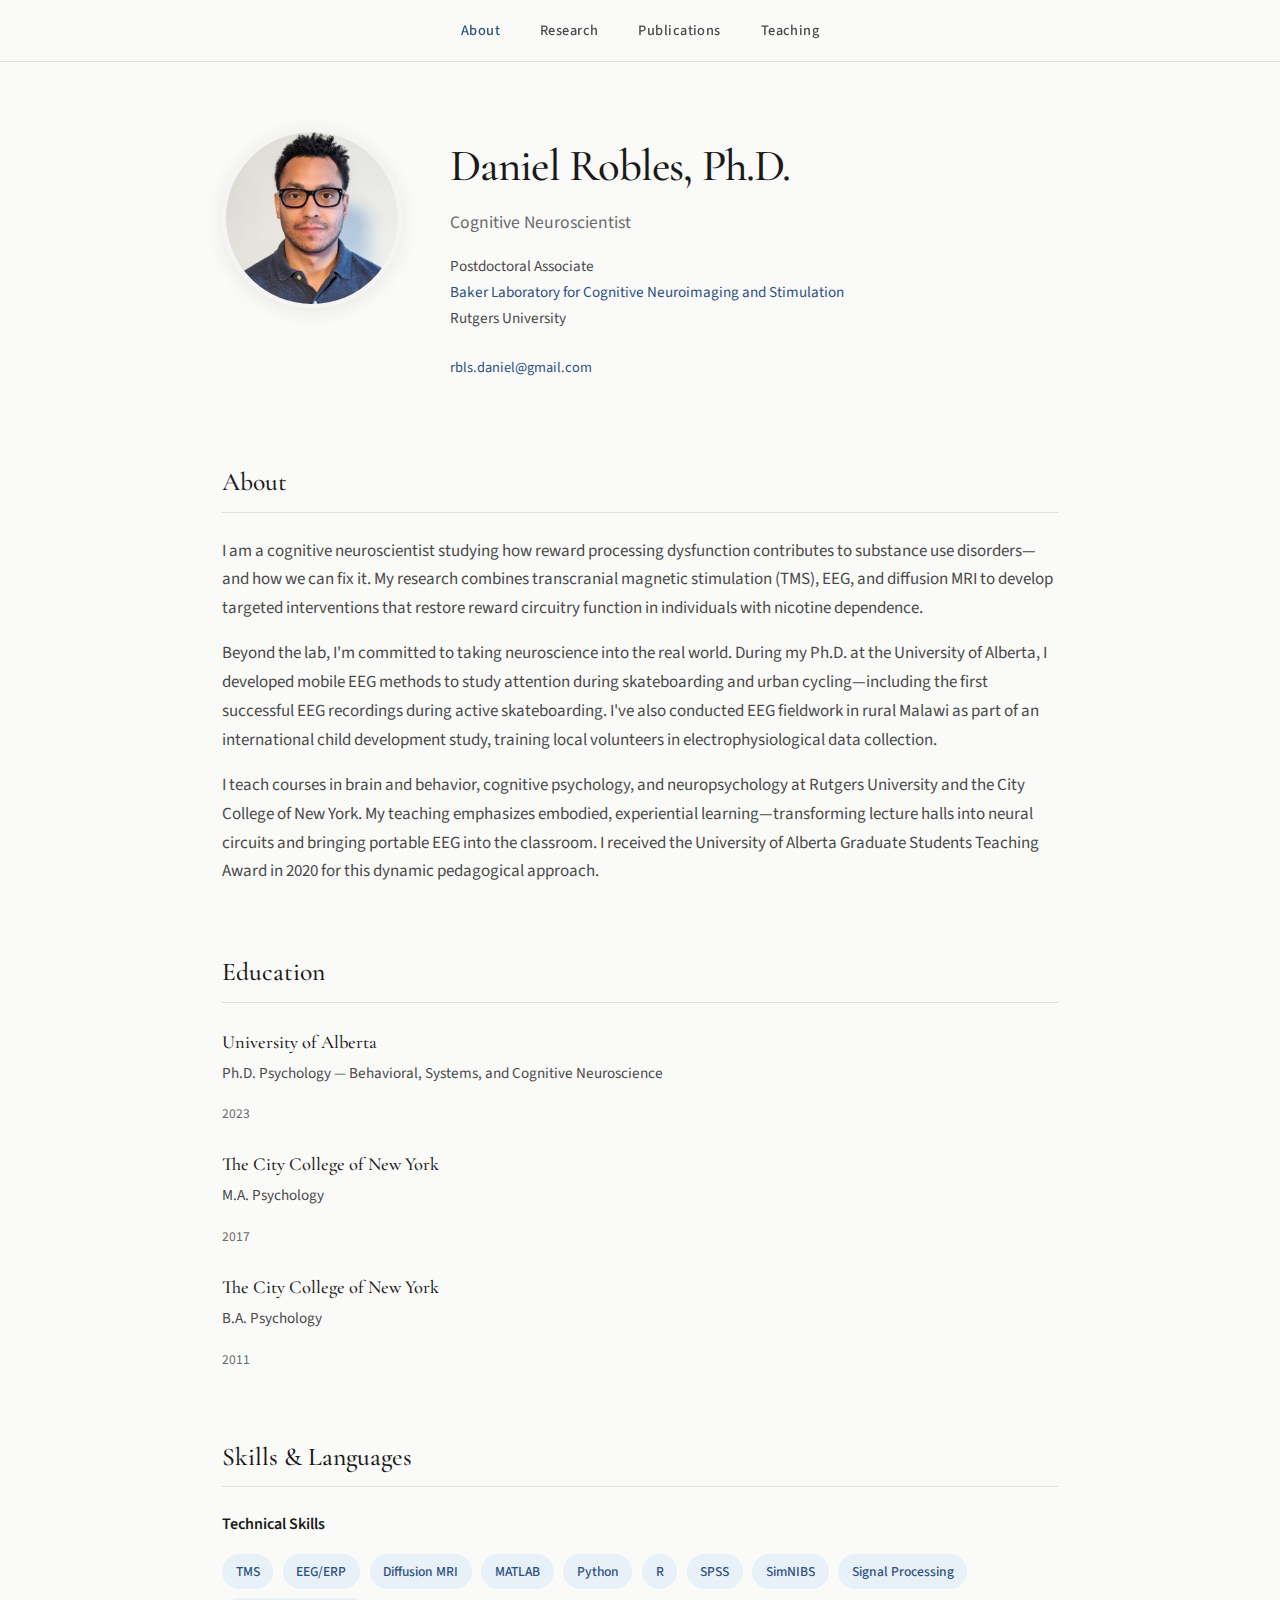
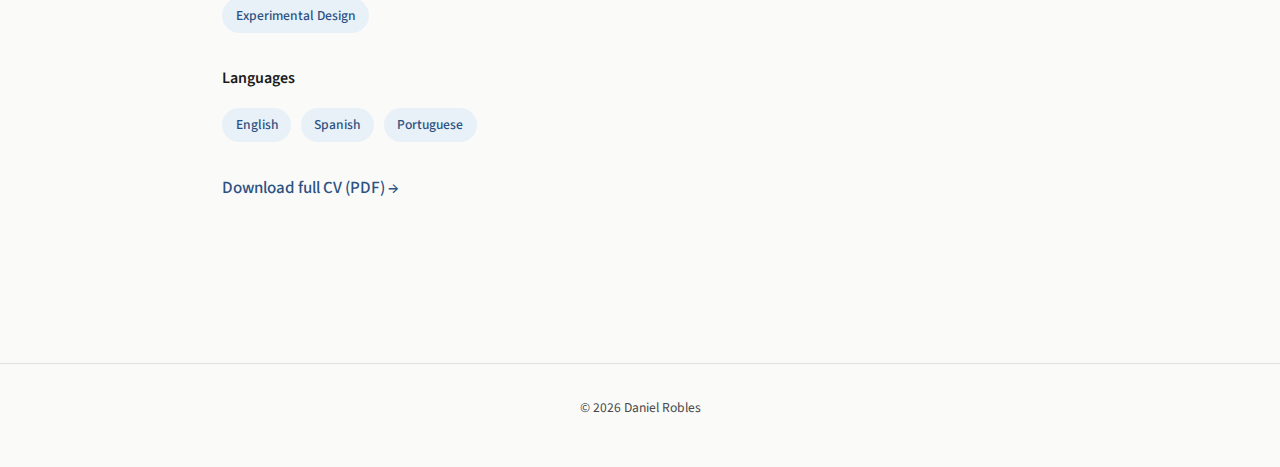
<file: index.html>
<!DOCTYPE html>
<html lang="en">
<head>
    <meta charset="UTF-8">
    <meta name="viewport" content="width=device-width, initial-scale=1.0">
    <title>Daniel Robles, Ph.D. | Cognitive Neuroscientist</title>
    <link rel="preconnect" href="https://fonts.googleapis.com">
    <link rel="preconnect" href="https://fonts.gstatic.com" crossorigin>
    <link href="https://fonts.googleapis.com/css2?family=Cormorant+Garamond:ital,wght@0,400;0,500;0,600;1,400&family=Source+Sans+3:wght@300;400;500;600&display=swap" rel="stylesheet">
    <link rel="stylesheet" href="styles.css">
</head>
<body>
    <nav>
        <ul>
            <li><a href="index.html" class="active">About</a></li>
            <li><a href="research.html">Research</a></li>
            <li><a href="publications.html">Publications</a></li>
            <li><a href="teaching.html">Teaching</a></li>
        </ul>
    </nav>

    <header>
        <div class="hero">
            <img src="profile.jpg" alt="Daniel Robles" class="portrait">
            <div class="hero-text">
                <h1>Daniel Robles, Ph.D.</h1>
                <p class="title">Cognitive Neuroscientist</p>
                <p class="affiliation">
                    Postdoctoral Associate<br>
                    <a href="https://www.bakerlab.org/" target="_blank">Baker Laboratory for Cognitive Neuroimaging and Stimulation</a><br>
                    Rutgers University
                </p>
                <p class="contact-line">
                    <a href="mailto:rbls.daniel@gmail.com">rbls.daniel@gmail.com</a>
                </p>
            </div>
        </div>
    </header>

    <main>
        <section id="about">
            <h2>About</h2>
            <p>
                I am a cognitive neuroscientist studying how reward processing dysfunction contributes to substance use disorders—and how we can fix it. My research combines transcranial magnetic stimulation (TMS), EEG, and diffusion MRI to develop targeted interventions that restore reward circuitry function in individuals with nicotine dependence.
            </p>
            <p>
                Beyond the lab, I'm committed to taking neuroscience into the real world. During my Ph.D. at the University of Alberta, I developed mobile EEG methods to study attention during skateboarding and urban cycling—including the first successful EEG recordings during active skateboarding. I've also conducted EEG fieldwork in rural Malawi as part of an international child development study, training local volunteers in electrophysiological data collection.
            </p>
            <p>
                I teach courses in brain and behavior, cognitive psychology, and neuropsychology at Rutgers University and the City College of New York. My teaching emphasizes embodied, experiential learning—transforming lecture halls into neural circuits and bringing portable EEG into the classroom. I received the University of Alberta Graduate Students Teaching Award in 2020 for this dynamic pedagogical approach.
            </p>
        </section>

        <section id="education">
            <h2>Education</h2>

            <div class="education-item">
                <h3>University of Alberta</h3>
                <p class="degree">Ph.D. Psychology — Behavioral, Systems, and Cognitive Neuroscience</p>
                <p class="year">2023</p>
            </div>

            <div class="education-item">
                <h3>The City College of New York</h3>
                <p class="degree">M.A. Psychology</p>
                <p class="year">2017</p>
            </div>

            <div class="education-item">
                <h3>The City College of New York</h3>
                <p class="degree">B.A. Psychology</p>
                <p class="year">2011</p>
            </div>
        </section>

        <section id="skills">
            <h2>Skills &amp; Languages</h2>

            <h3 class="subsection-title">Technical Skills</h3>
            <div class="skills-grid">
                <span class="skill-tag">TMS</span>
                <span class="skill-tag">EEG/ERP</span>
                <span class="skill-tag">Diffusion MRI</span>
                <span class="skill-tag">MATLAB</span>
                <span class="skill-tag">Python</span>
                <span class="skill-tag">R</span>
                <span class="skill-tag">SPSS</span>
                <span class="skill-tag">SimNIBS</span>
                <span class="skill-tag">Signal Processing</span>
                <span class="skill-tag">Experimental Design</span>
            </div>

            <h3 class="subsection-title">Languages</h3>
            <div class="skills-grid">
                <span class="skill-tag">English</span>
                <span class="skill-tag">Spanish</span>
                <span class="skill-tag">Portuguese</span>
            </div>

            <p style="margin-top: 2rem;">
                <a href="Robles_CV.pdf" class="cv-link">Download full CV (PDF) →</a>
            </p>
        </section>
    </main>

    <footer>
        <p>© 2026 Daniel Robles</p>
    </footer>
</body>
</html>
</file>
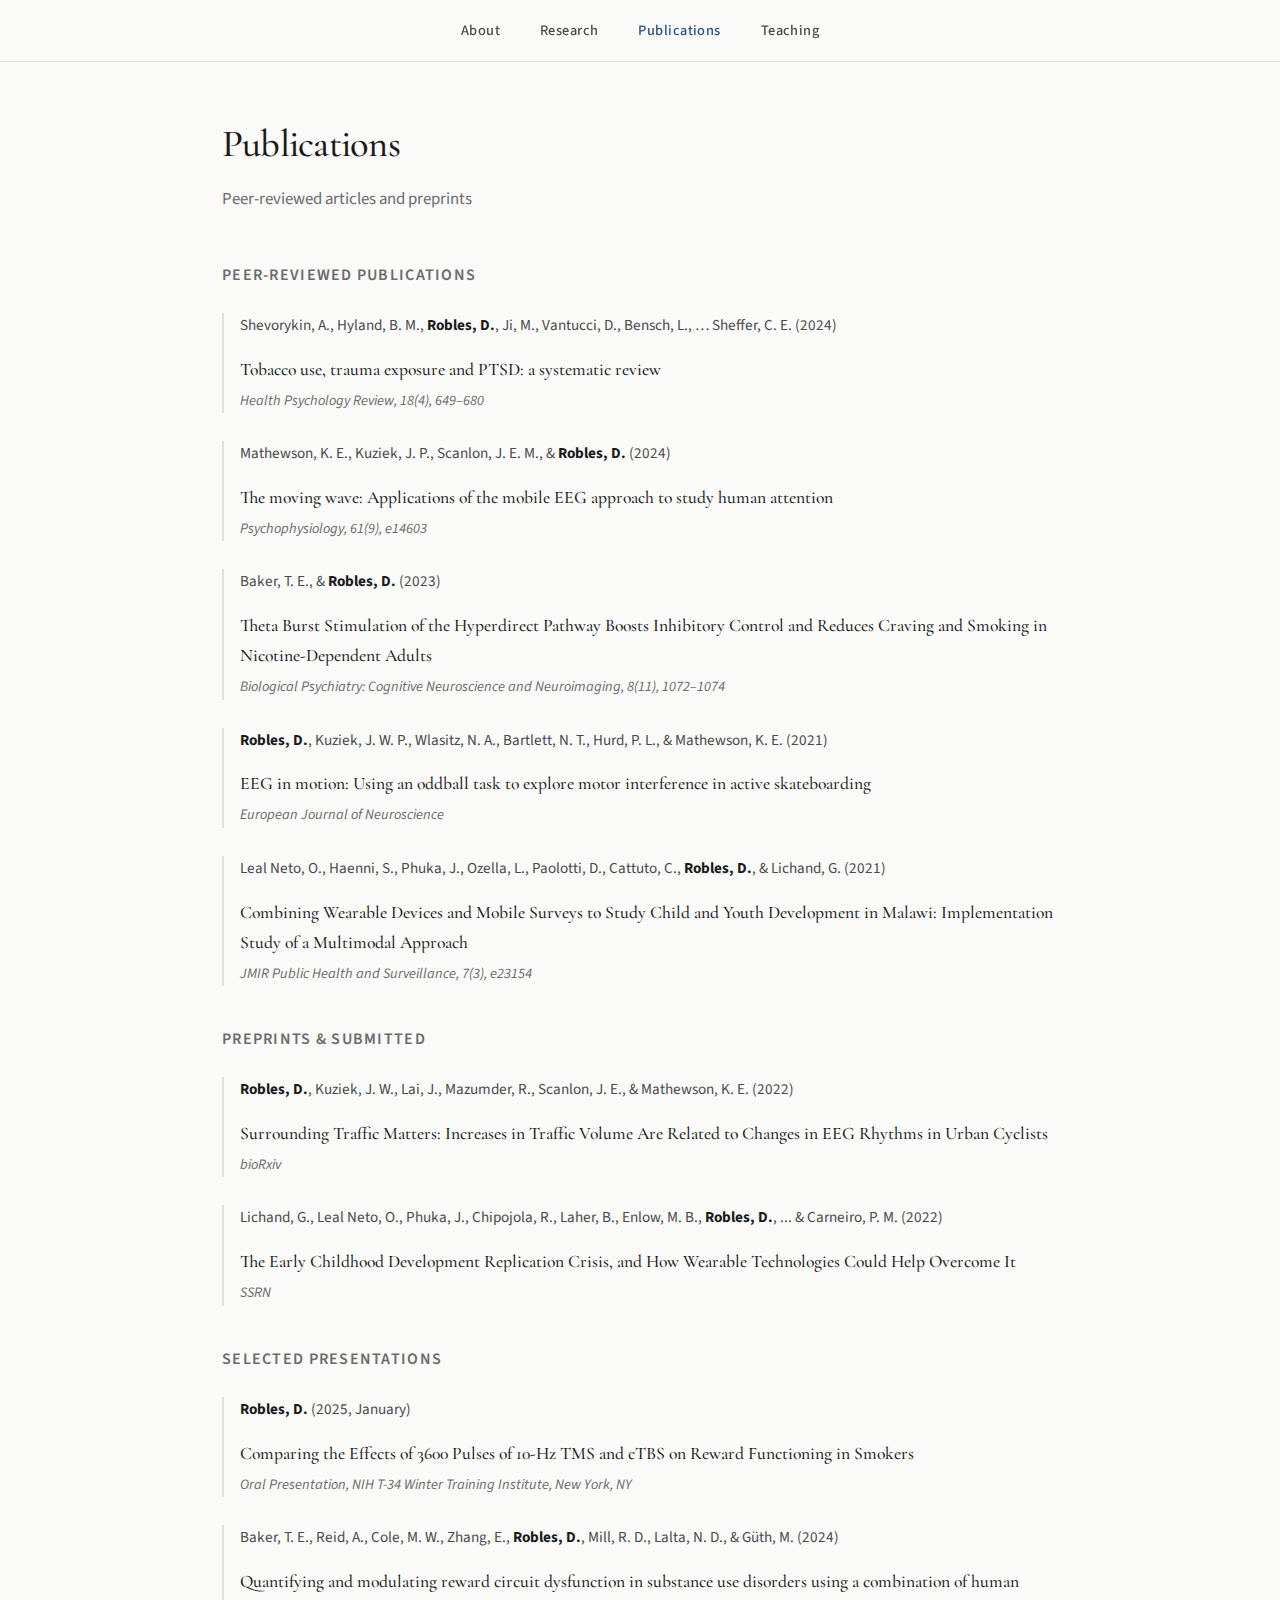
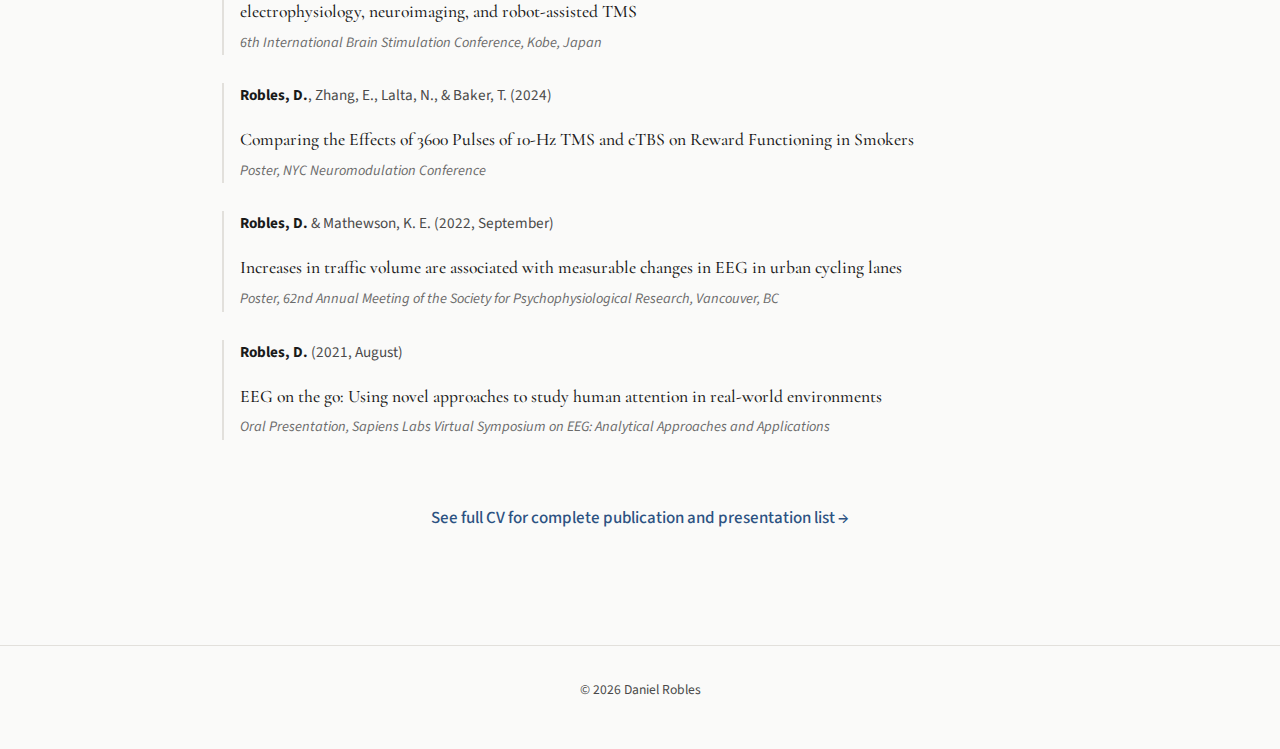
<file: publications.html>
<!DOCTYPE html>
<html lang="en">
<head>
    <meta charset="UTF-8">
    <meta name="viewport" content="width=device-width, initial-scale=1.0">
    <title>Publications | Daniel Robles, Ph.D.</title>
    <link rel="preconnect" href="https://fonts.googleapis.com">
    <link rel="preconnect" href="https://fonts.gstatic.com" crossorigin>
    <link href="https://fonts.googleapis.com/css2?family=Cormorant+Garamond:ital,wght@0,400;0,500;0,600;1,400&family=Source+Sans+3:wght@300;400;500;600&display=swap" rel="stylesheet">
    <link rel="stylesheet" href="styles.css">
</head>
<body>
    <nav>
        <ul>
            <li><a href="index.html">About</a></li>
            <li><a href="research.html">Research</a></li>
            <li><a href="publications.html" class="active">Publications</a></li>
            <li><a href="teaching.html">Teaching</a></li>
        </ul>
    </nav>

    <div class="page-header">
        <h1>Publications</h1>
        <p class="subtitle">Peer-reviewed articles and preprints</p>
    </div>

    <main>
        <section>
            <h3 class="pub-section-title">Peer-Reviewed Publications</h3>

            <div class="publication">
                <p class="authors">Shevorykin, A., Hyland, B. M., <strong>Robles, D.</strong>, Ji, M., Vantucci, D., Bensch, L., … Sheffer, C. E. (2024)</p>
                <p class="pub-title"><a href="https://doi.org/10.1080/17437199.2024.2330896" target="_blank">Tobacco use, trauma exposure and PTSD: a systematic review</a></p>
                <p class="journal">Health Psychology Review, 18(4), 649–680</p>
            </div>

            <div class="publication">
                <p class="authors">Mathewson, K. E., Kuziek, J. P., Scanlon, J. E. M., &amp; <strong>Robles, D.</strong> (2024)</p>
                <p class="pub-title"><a href="https://doi.org/10.1111/psyp.14603" target="_blank">The moving wave: Applications of the mobile EEG approach to study human attention</a></p>
                <p class="journal">Psychophysiology, 61(9), e14603</p>
            </div>

            <div class="publication">
                <p class="authors">Baker, T. E., &amp; <strong>Robles, D.</strong> (2023)</p>
                <p class="pub-title"><a href="https://doi.org/10.1016/j.bpsc.2023.09.007" target="_blank">Theta Burst Stimulation of the Hyperdirect Pathway Boosts Inhibitory Control and Reduces Craving and Smoking in Nicotine-Dependent Adults</a></p>
                <p class="journal">Biological Psychiatry: Cognitive Neuroscience and Neuroimaging, 8(11), 1072–1074</p>
            </div>

            <div class="publication">
                <p class="authors"><strong>Robles, D.</strong>, Kuziek, J. W. P., Wlasitz, N. A., Bartlett, N. T., Hurd, P. L., &amp; Mathewson, K. E. (2021)</p>
                <p class="pub-title"><a href="https://doi.org/10.1111/ejn.15163" target="_blank">EEG in motion: Using an oddball task to explore motor interference in active skateboarding</a></p>
                <p class="journal">European Journal of Neuroscience</p>
            </div>

            <div class="publication">
                <p class="authors">Leal Neto, O., Haenni, S., Phuka, J., Ozella, L., Paolotti, D., Cattuto, C., <strong>Robles, D.</strong>, &amp; Lichand, G. (2021)</p>
                <p class="pub-title"><a href="https://doi.org/10.2196/23154" target="_blank">Combining Wearable Devices and Mobile Surveys to Study Child and Youth Development in Malawi: Implementation Study of a Multimodal Approach</a></p>
                <p class="journal">JMIR Public Health and Surveillance, 7(3), e23154</p>
            </div>

            <h3 class="pub-section-title">Preprints &amp; Submitted</h3>

            <div class="publication">
                <p class="authors"><strong>Robles, D.</strong>, Kuziek, J. W., Lai, J., Mazumder, R., Scanlon, J. E., &amp; Mathewson, K. E. (2022)</p>
                <p class="pub-title"><a href="https://www.biorxiv.org/content/10.1101/2022.05.06.490946" target="_blank">Surrounding Traffic Matters: Increases in Traffic Volume Are Related to Changes in EEG Rhythms in Urban Cyclists</a></p>
                <p class="journal">bioRxiv</p>
            </div>

            <div class="publication">
                <p class="authors">Lichand, G., Leal Neto, O., Phuka, J., Chipojola, R., Laher, B., Enlow, M. B., <strong>Robles, D.</strong>, ... &amp; Carneiro, P. M. (2022)</p>
                <p class="pub-title"><a href="https://dx.doi.org/10.2139/ssrn.4162049" target="_blank">The Early Childhood Development Replication Crisis, and How Wearable Technologies Could Help Overcome It</a></p>
                <p class="journal">SSRN</p>
            </div>

            <h3 class="pub-section-title">Selected Presentations</h3>

            <div class="publication">
                <p class="authors"><strong>Robles, D.</strong> (2025, January)</p>
                <p class="pub-title">Comparing the Effects of 3600 Pulses of 10-Hz TMS and cTBS on Reward Functioning in Smokers</p>
                <p class="journal">Oral Presentation, NIH T-34 Winter Training Institute, New York, NY</p>
            </div>

            <div class="publication">
                <p class="authors">Baker, T. E., Reid, A., Cole, M. W., Zhang, E., <strong>Robles, D.</strong>, Mill, R. D., Lalta, N. D., &amp; Güth, M. (2024)</p>
                <p class="pub-title">Quantifying and modulating reward circuit dysfunction in substance use disorders using a combination of human electrophysiology, neuroimaging, and robot-assisted TMS</p>
                <p class="journal">6th International Brain Stimulation Conference, Kobe, Japan</p>
            </div>

            <div class="publication">
                <p class="authors"><strong>Robles, D.</strong>, Zhang, E., Lalta, N., &amp; Baker, T. (2024)</p>
                <p class="pub-title">Comparing the Effects of 3600 Pulses of 10-Hz TMS and cTBS on Reward Functioning in Smokers</p>
                <p class="journal">Poster, NYC Neuromodulation Conference</p>
            </div>

            <div class="publication">
                <p class="authors"><strong>Robles, D.</strong> &amp; Mathewson, K. E. (2022, September)</p>
                <p class="pub-title">Increases in traffic volume are associated with measurable changes in EEG in urban cycling lanes</p>
                <p class="journal">Poster, 62nd Annual Meeting of the Society for Psychophysiological Research, Vancouver, BC</p>
            </div>

            <div class="publication">
                <p class="authors"><strong>Robles, D.</strong> (2021, August)</p>
                <p class="pub-title">EEG on the go: Using novel approaches to study human attention in real-world environments</p>
                <p class="journal">Oral Presentation, Sapiens Labs Virtual Symposium on EEG: Analytical Approaches and Applications</p>
            </div>
        </section>

        <p style="margin-top: 2rem; text-align: center;">
            <a href="Robles_CV.pdf" class="cv-link">See full CV for complete publication and presentation list →</a>
        </p>
    </main>

    <footer>
        <p>© 2026 Daniel Robles</p>
    </footer>
</body>
</html>
</file>
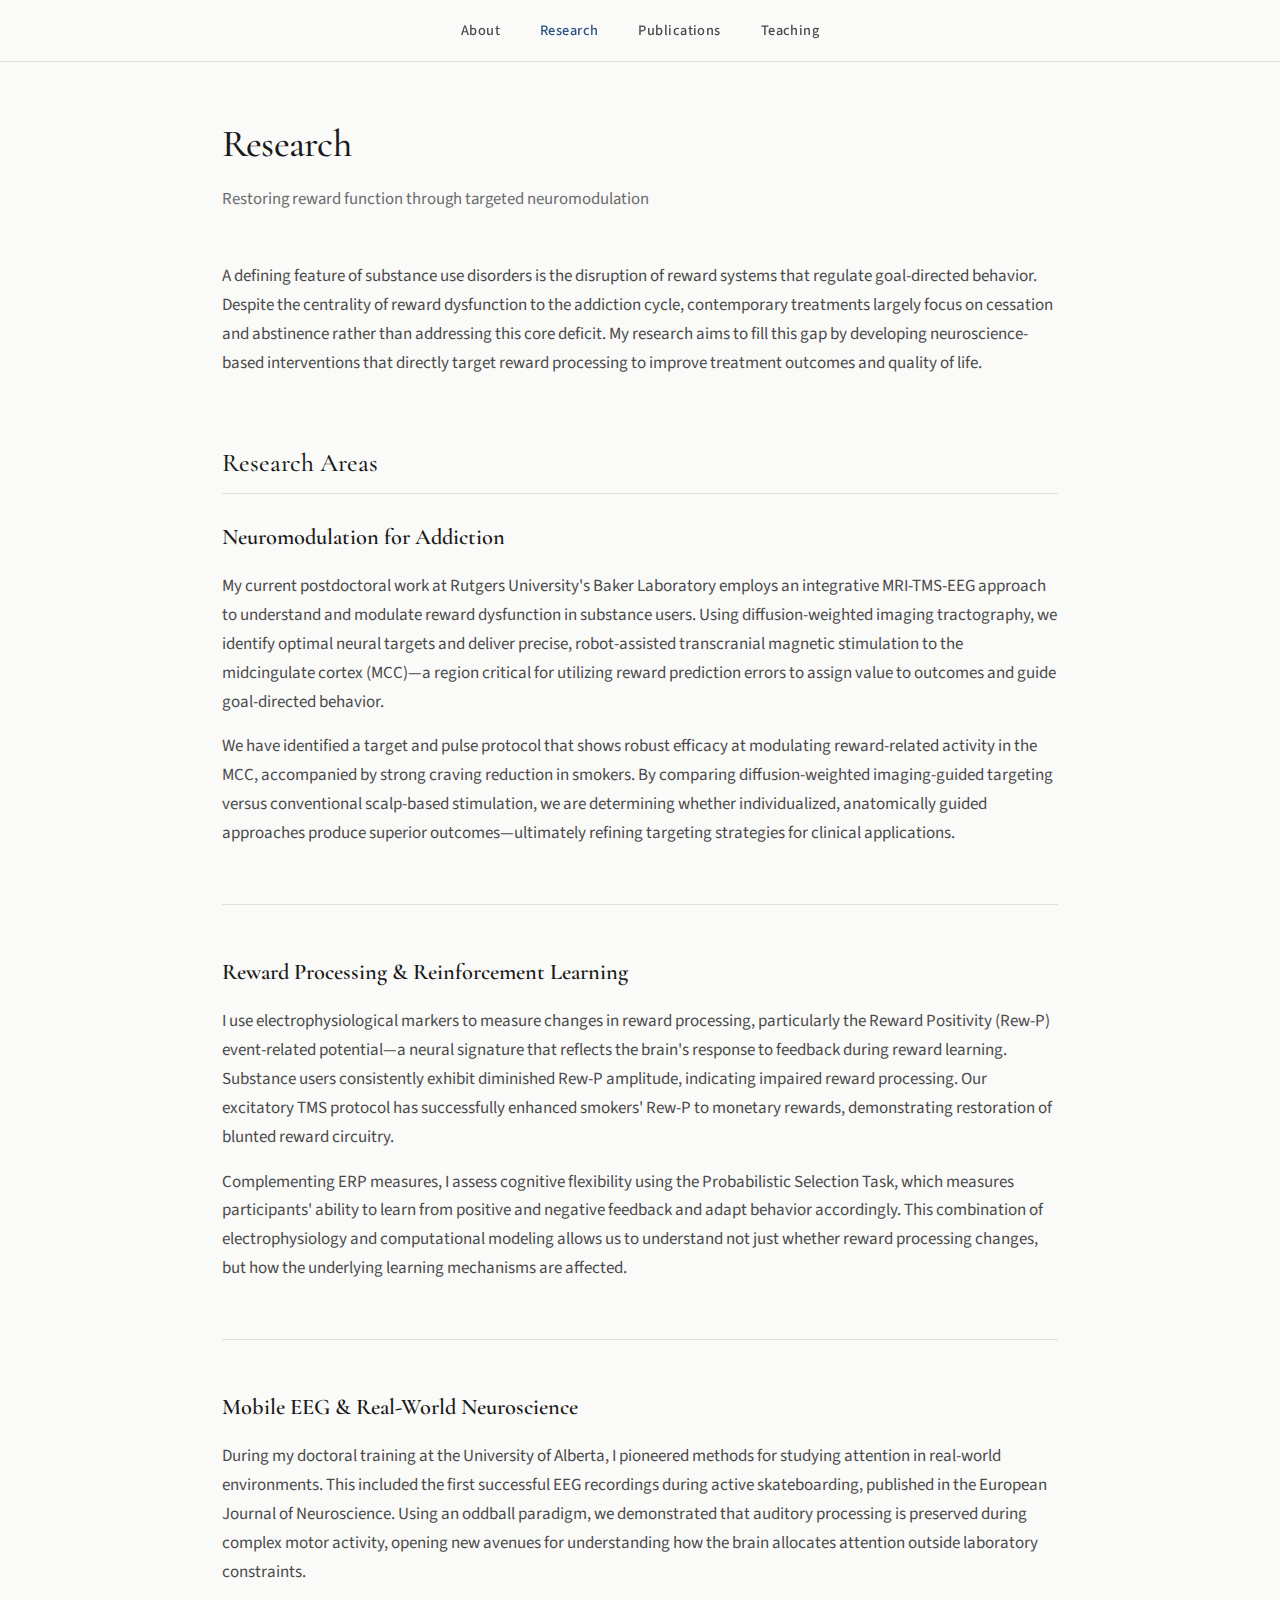
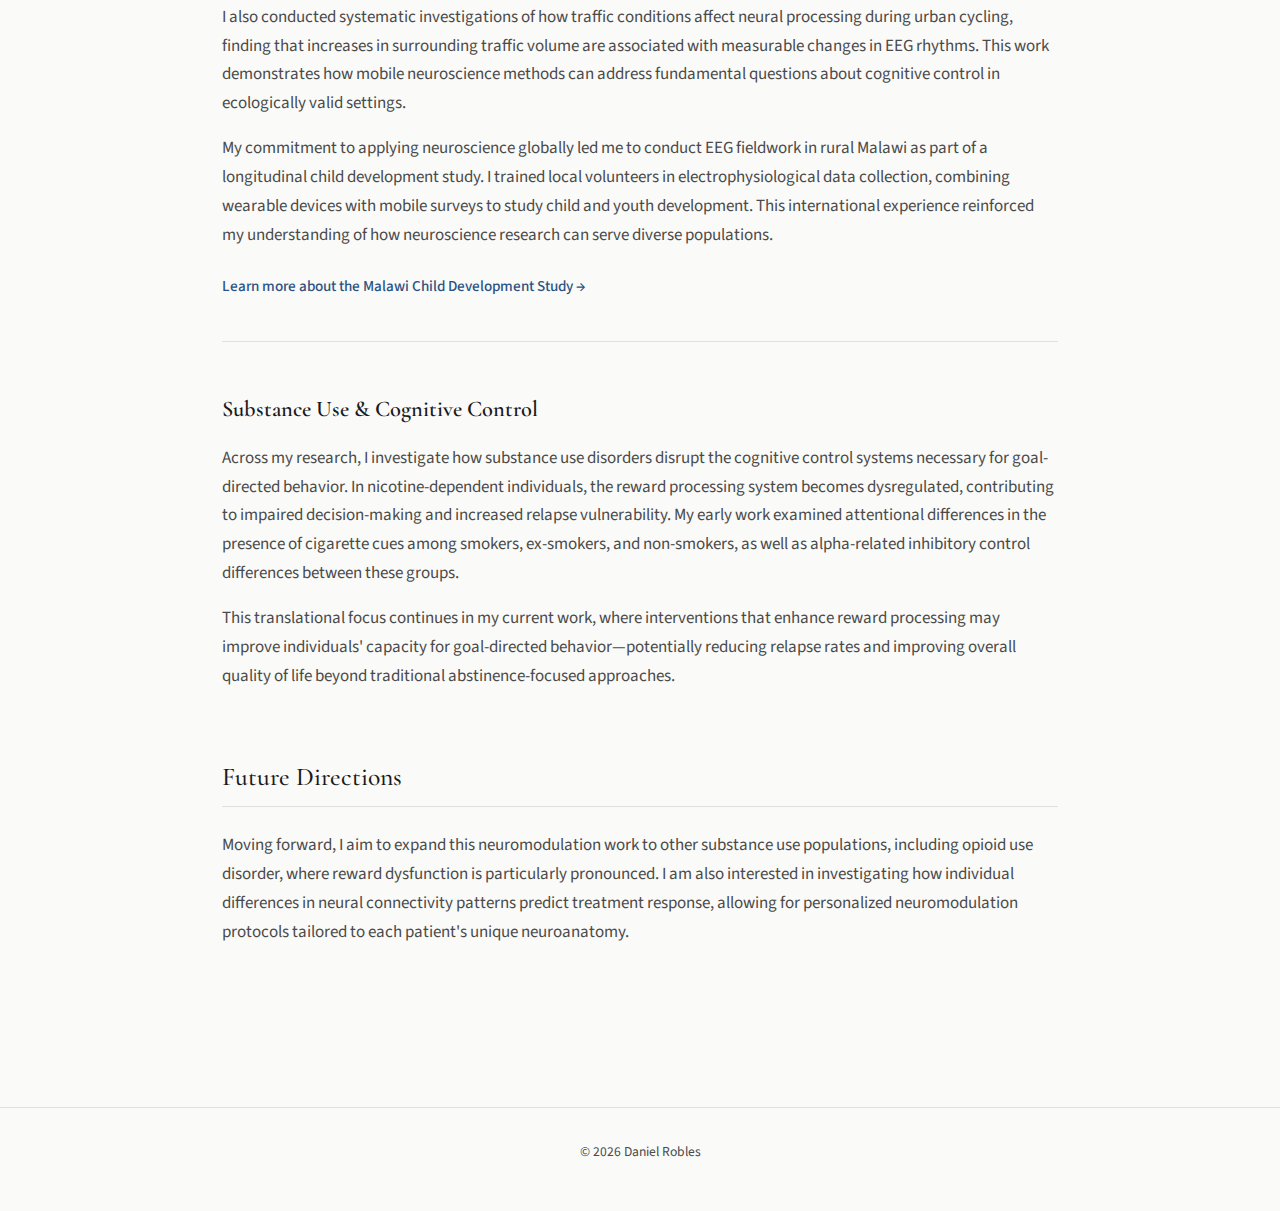
<file: research.html>
<!DOCTYPE html>
<html lang="en">
<head>
    <meta charset="UTF-8">
    <meta name="viewport" content="width=device-width, initial-scale=1.0">
    <title>Research | Daniel Robles, Ph.D.</title>
    <link rel="preconnect" href="https://fonts.googleapis.com">
    <link rel="preconnect" href="https://fonts.gstatic.com" crossorigin>
    <link href="https://fonts.googleapis.com/css2?family=Cormorant+Garamond:ital,wght@0,400;0,500;0,600;1,400&family=Source+Sans+3:wght@300;400;500;600&display=swap" rel="stylesheet">
    <link rel="stylesheet" href="styles.css">
</head>
<body>
    <nav>
        <ul>
            <li><a href="index.html">About</a></li>
            <li><a href="research.html" class="active">Research</a></li>
            <li><a href="publications.html">Publications</a></li>
            <li><a href="teaching.html">Teaching</a></li>
        </ul>
    </nav>

    <div class="page-header">
        <h1>Research</h1>
        <p class="subtitle">Restoring reward function through targeted neuromodulation</p>
    </div>

    <main>
        <section>
            <p>
                A defining feature of substance use disorders is the disruption of reward systems that regulate goal-directed behavior. Despite the centrality of reward dysfunction to the addiction cycle, contemporary treatments largely focus on cessation and abstinence rather than addressing this core deficit. My research aims to fill this gap by developing neuroscience-based interventions that directly target reward processing to improve treatment outcomes and quality of life.
            </p>
        </section>

        <section>
            <h2>Research Areas</h2>

            <div class="research-area">
                <h3>Neuromodulation for Addiction</h3>
                <p>
                    My current postdoctoral work at Rutgers University's Baker Laboratory employs an integrative MRI-TMS-EEG approach to understand and modulate reward dysfunction in substance users. Using diffusion-weighted imaging tractography, we identify optimal neural targets and deliver precise, robot-assisted transcranial magnetic stimulation to the midcingulate cortex (MCC)—a region critical for utilizing reward prediction errors to assign value to outcomes and guide goal-directed behavior.
                </p>
                <p>
                    We have identified a target and pulse protocol that shows robust efficacy at modulating reward-related activity in the MCC, accompanied by strong craving reduction in smokers. By comparing diffusion-weighted imaging-guided targeting versus conventional scalp-based stimulation, we are determining whether individualized, anatomically guided approaches produce superior outcomes—ultimately refining targeting strategies for clinical applications.
                </p>
            </div>

            <div class="research-area">
                <h3>Reward Processing &amp; Reinforcement Learning</h3>
                <p>
                    I use electrophysiological markers to measure changes in reward processing, particularly the Reward Positivity (Rew-P) event-related potential—a neural signature that reflects the brain's response to feedback during reward learning. Substance users consistently exhibit diminished Rew-P amplitude, indicating impaired reward processing. Our excitatory TMS protocol has successfully enhanced smokers' Rew-P to monetary rewards, demonstrating restoration of blunted reward circuitry.
                </p>
                <p>
                    Complementing ERP measures, I assess cognitive flexibility using the Probabilistic Selection Task, which measures participants' ability to learn from positive and negative feedback and adapt behavior accordingly. This combination of electrophysiology and computational modeling allows us to understand not just whether reward processing changes, but how the underlying learning mechanisms are affected.
                </p>
            </div>

            <div class="research-area">
                <h3>Mobile EEG &amp; Real-World Neuroscience</h3>
                <p>
                    During my doctoral training at the University of Alberta, I pioneered methods for studying attention in real-world environments. This included the first successful EEG recordings during active skateboarding, published in the European Journal of Neuroscience. Using an oddball paradigm, we demonstrated that auditory processing is preserved during complex motor activity, opening new avenues for understanding how the brain allocates attention outside laboratory constraints.
                </p>
                <p>
                    I also conducted systematic investigations of how traffic conditions affect neural processing during urban cycling, finding that increases in surrounding traffic volume are associated with measurable changes in EEG rhythms. This work demonstrates how mobile neuroscience methods can address fundamental questions about cognitive control in ecologically valid settings.
                </p>
                <p>
                    My commitment to applying neuroscience globally led me to conduct EEG fieldwork in rural Malawi as part of a longitudinal child development study. I trained local volunteers in electrophysiological data collection, combining wearable devices with mobile surveys to study child and youth development. This international experience reinforced my understanding of how neuroscience research can serve diverse populations.
                </p>
                <a href="https://www.ccwd.uzh.ch/projects/2018_06_01-child_development_study.html" target="_blank" class="project-link">Learn more about the Malawi Child Development Study →</a>
            </div>

            <div class="research-area">
                <h3>Substance Use &amp; Cognitive Control</h3>
                <p>
                    Across my research, I investigate how substance use disorders disrupt the cognitive control systems necessary for goal-directed behavior. In nicotine-dependent individuals, the reward processing system becomes dysregulated, contributing to impaired decision-making and increased relapse vulnerability. My early work examined attentional differences in the presence of cigarette cues among smokers, ex-smokers, and non-smokers, as well as alpha-related inhibitory control differences between these groups.
                </p>
                <p>
                    This translational focus continues in my current work, where interventions that enhance reward processing may improve individuals' capacity for goal-directed behavior—potentially reducing relapse rates and improving overall quality of life beyond traditional abstinence-focused approaches.
                </p>
            </div>
        </section>

        <section>
            <h2>Future Directions</h2>
            <p>
                Moving forward, I aim to expand this neuromodulation work to other substance use populations, including opioid use disorder, where reward dysfunction is particularly pronounced. I am also interested in investigating how individual differences in neural connectivity patterns predict treatment response, allowing for personalized neuromodulation protocols tailored to each patient's unique neuroanatomy.
            </p>
        </section>
    </main>

    <footer>
        <p>© 2026 Daniel Robles</p>
    </footer>
</body>
</html>
</file>
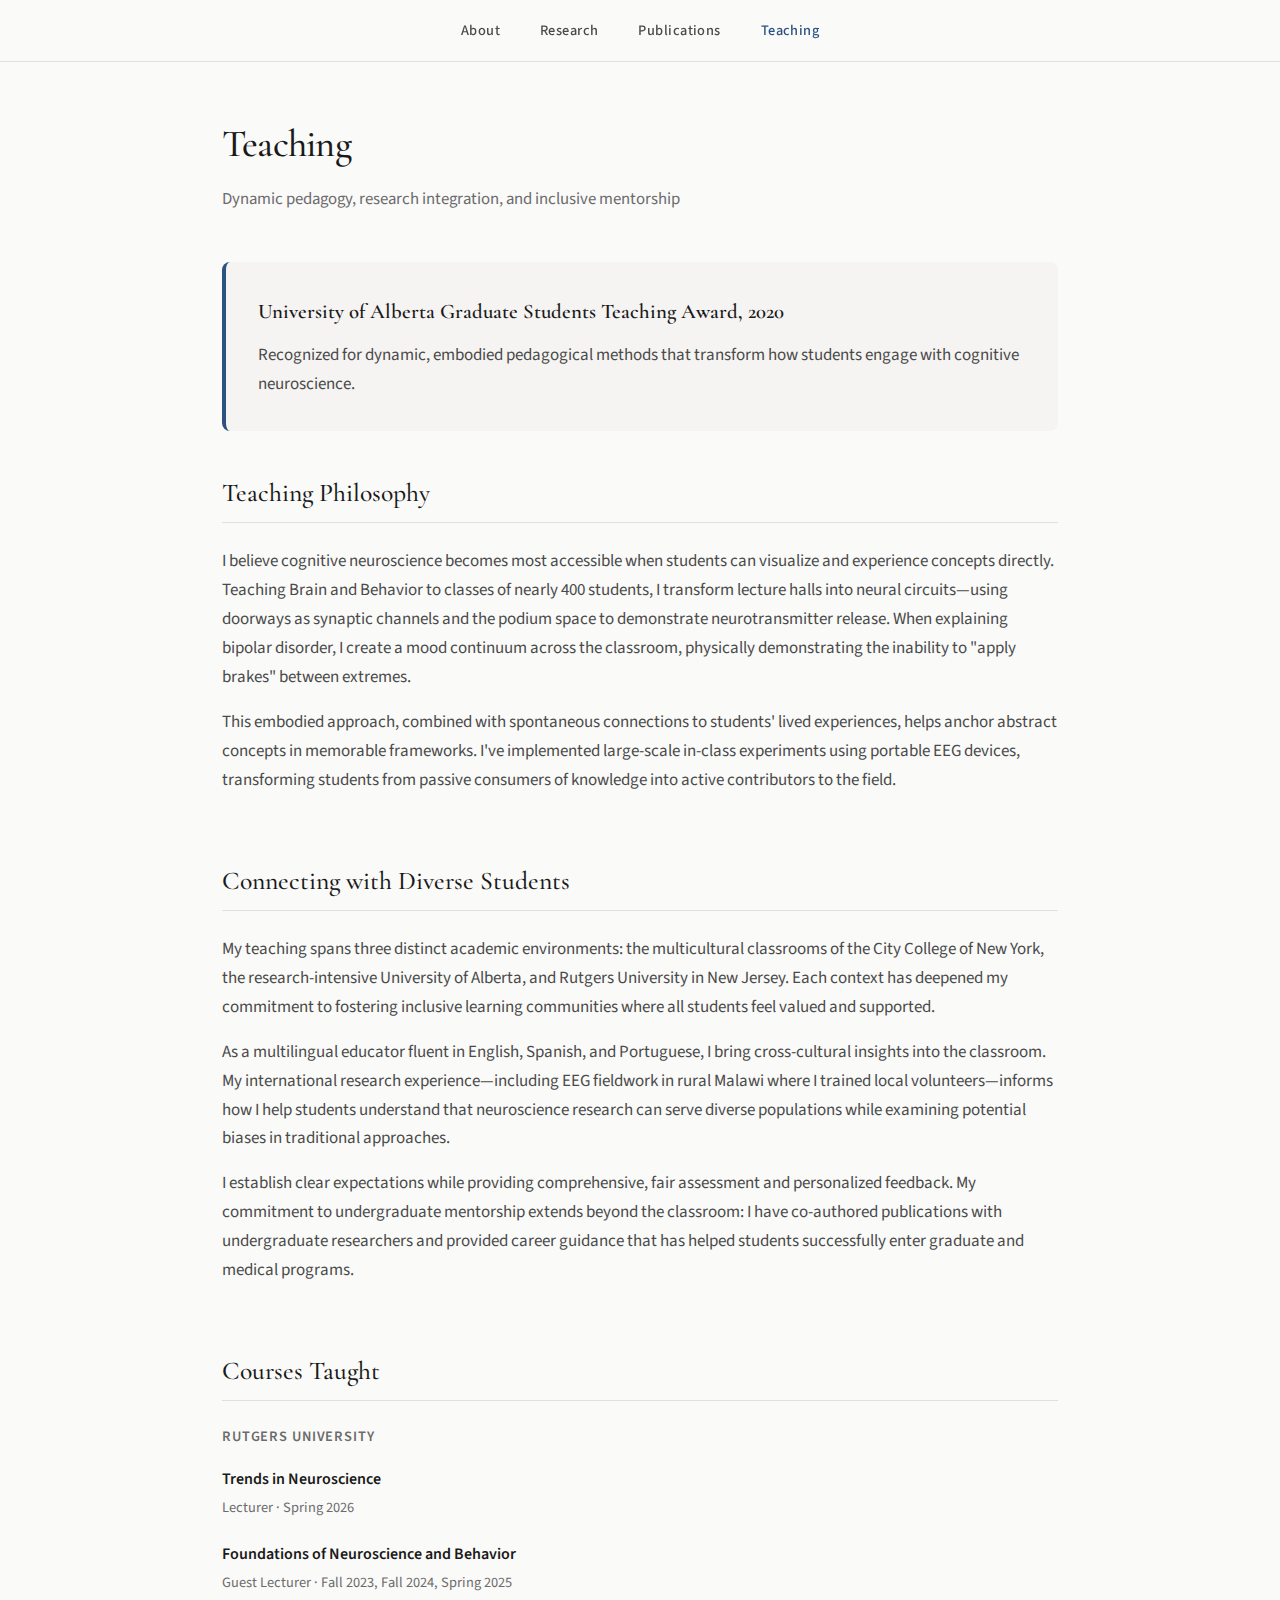
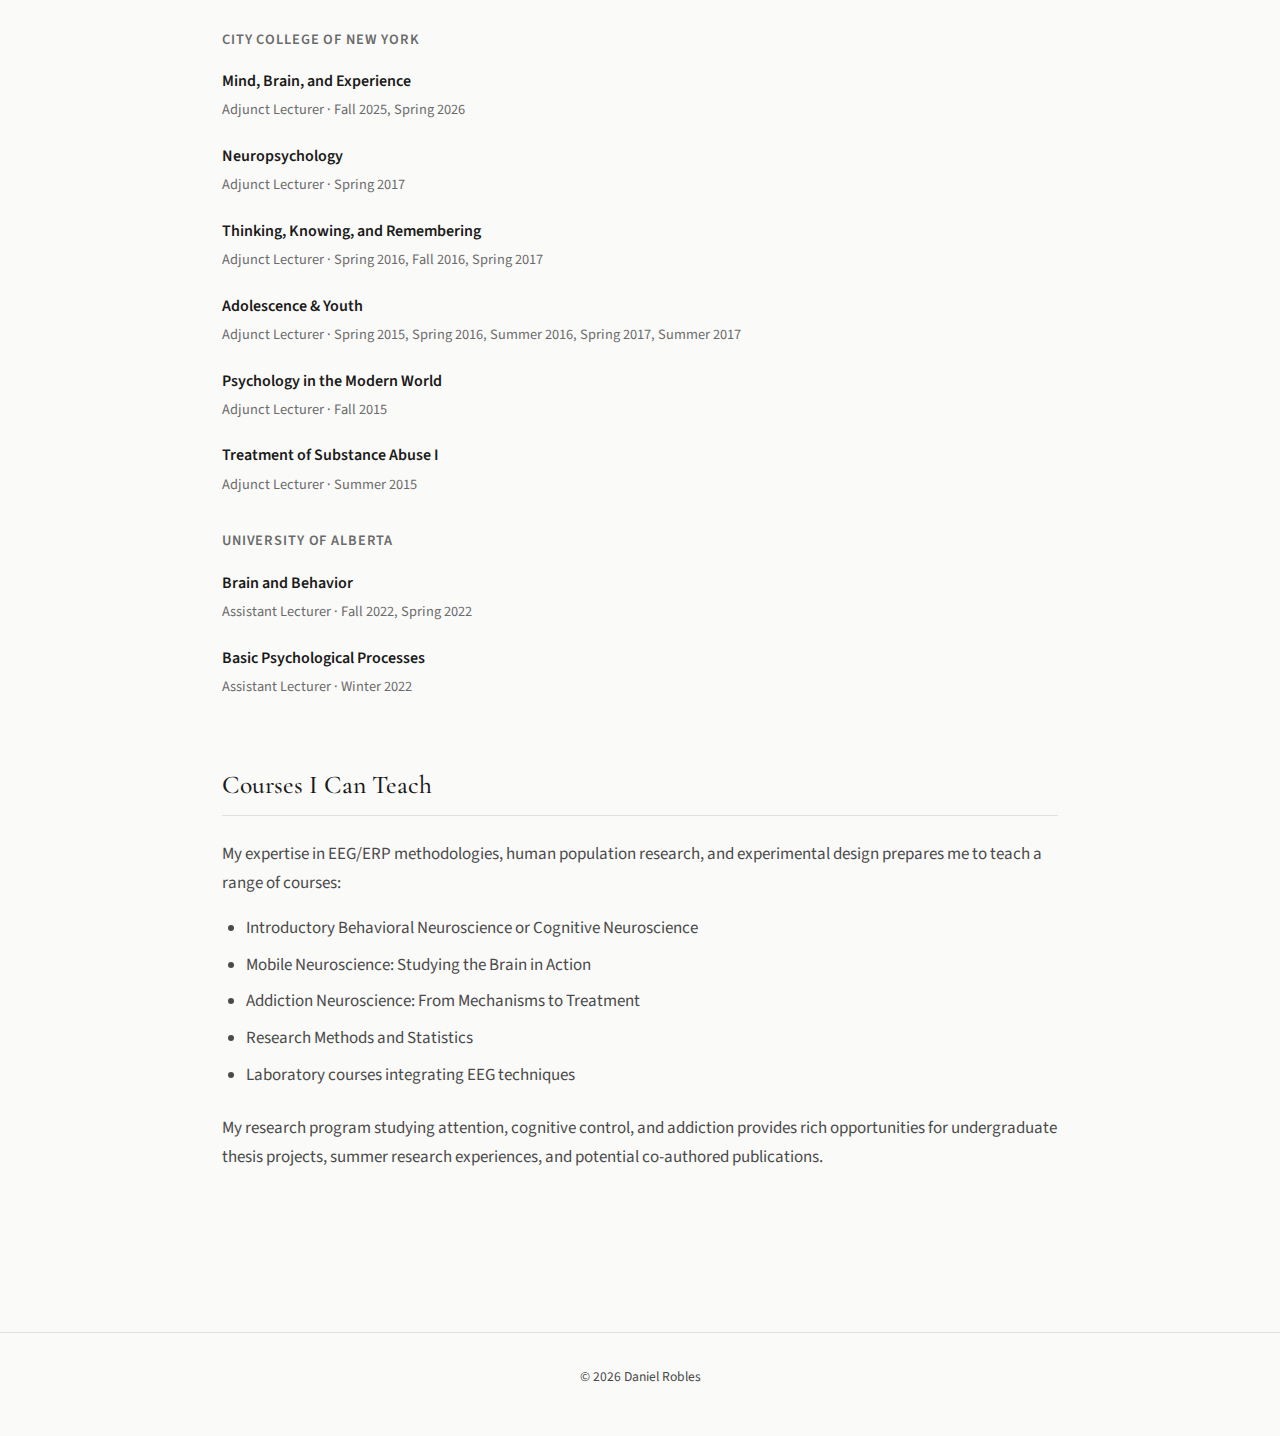
<file: teaching.html>
<!DOCTYPE html>
<html lang="en">
<head>
    <meta charset="UTF-8">
    <meta name="viewport" content="width=device-width, initial-scale=1.0">
    <title>Teaching | Daniel Robles, Ph.D.</title>
    <link rel="preconnect" href="https://fonts.googleapis.com">
    <link rel="preconnect" href="https://fonts.gstatic.com" crossorigin>
    <link href="https://fonts.googleapis.com/css2?family=Cormorant+Garamond:ital,wght@0,400;0,500;0,600;1,400&family=Source+Sans+3:wght@300;400;500;600&display=swap" rel="stylesheet">
    <link rel="stylesheet" href="styles.css">
</head>
<body>
    <nav>
        <ul>
            <li><a href="index.html">About</a></li>
            <li><a href="research.html">Research</a></li>
            <li><a href="publications.html">Publications</a></li>
            <li><a href="teaching.html" class="active">Teaching</a></li>
        </ul>
    </nav>

    <div class="page-header">
        <h1>Teaching</h1>
        <p class="subtitle">Dynamic pedagogy, research integration, and inclusive mentorship</p>
    </div>

    <main>
        <section>
            <div class="teaching-highlight">
                <h3>University of Alberta Graduate Students Teaching Award, 2020</h3>
                <p>
                    Recognized for dynamic, embodied pedagogical methods that transform how students engage with cognitive neuroscience.
                </p>
            </div>

            <h2>Teaching Philosophy</h2>
            <p>
                I believe cognitive neuroscience becomes most accessible when students can visualize and experience concepts directly. Teaching Brain and Behavior to classes of nearly 400 students, I transform lecture halls into neural circuits—using doorways as synaptic channels and the podium space to demonstrate neurotransmitter release. When explaining bipolar disorder, I create a mood continuum across the classroom, physically demonstrating the inability to "apply brakes" between extremes.
            </p>
            <p>
                This embodied approach, combined with spontaneous connections to students' lived experiences, helps anchor abstract concepts in memorable frameworks. I've implemented large-scale in-class experiments using portable EEG devices, transforming students from passive consumers of knowledge into active contributors to the field.
            </p>
        </section>

        <section>
            <h2>Connecting with Diverse Students</h2>
            <p>
                My teaching spans three distinct academic environments: the multicultural classrooms of the City College of New York, the research-intensive University of Alberta, and Rutgers University in New Jersey. Each context has deepened my commitment to fostering inclusive learning communities where all students feel valued and supported.
            </p>
            <p>
                As a multilingual educator fluent in English, Spanish, and Portuguese, I bring cross-cultural insights into the classroom. My international research experience—including EEG fieldwork in rural Malawi where I trained local volunteers—informs how I help students understand that neuroscience research can serve diverse populations while examining potential biases in traditional approaches.
            </p>
            <p>
                I establish clear expectations while providing comprehensive, fair assessment and personalized feedback. My commitment to undergraduate mentorship extends beyond the classroom: I have co-authored publications with undergraduate researchers and provided career guidance that has helped students successfully enter graduate and medical programs.
            </p>
        </section>

        <section>
            <h2>Courses Taught</h2>

            <div class="course-group">
                <h4>Rutgers University</h4>
                <div class="teaching-item">
                    <h3>Trends in Neuroscience</h3>
                    <p class="institution">Lecturer · Spring 2026</p>
                </div>
                <div class="teaching-item">
                    <h3>Foundations of Neuroscience and Behavior</h3>
                    <p class="institution">Guest Lecturer · Fall 2023, Fall 2024, Spring 2025</p>
                </div>
            </div>

            <div class="course-group">
                <h4>City College of New York</h4>
                <div class="teaching-item">
                    <h3>Mind, Brain, and Experience</h3>
                    <p class="institution">Adjunct Lecturer · Fall 2025, Spring 2026</p>
                </div>
                <div class="teaching-item">
                    <h3>Neuropsychology</h3>
                    <p class="institution">Adjunct Lecturer · Spring 2017</p>
                </div>
                <div class="teaching-item">
                    <h3>Thinking, Knowing, and Remembering</h3>
                    <p class="institution">Adjunct Lecturer · Spring 2016, Fall 2016, Spring 2017</p>
                </div>
                <div class="teaching-item">
                    <h3>Adolescence &amp; Youth</h3>
                    <p class="institution">Adjunct Lecturer · Spring 2015, Spring 2016, Summer 2016, Spring 2017, Summer 2017</p>
                </div>
                <div class="teaching-item">
                    <h3>Psychology in the Modern World</h3>
                    <p class="institution">Adjunct Lecturer · Fall 2015</p>
                </div>
                <div class="teaching-item">
                    <h3>Treatment of Substance Abuse I</h3>
                    <p class="institution">Adjunct Lecturer · Summer 2015</p>
                </div>
            </div>

            <div class="course-group">
                <h4>University of Alberta</h4>
                <div class="teaching-item">
                    <h3>Brain and Behavior</h3>
                    <p class="institution">Assistant Lecturer · Fall 2022, Spring 2022</p>
                </div>
                <div class="teaching-item">
                    <h3>Basic Psychological Processes</h3>
                    <p class="institution">Assistant Lecturer · Winter 2022</p>
                </div>
            </div>
        </section>

        <section>
            <h2>Courses I Can Teach</h2>
            <p>
                My expertise in EEG/ERP methodologies, human population research, and experimental design prepares me to teach a range of courses:
            </p>
            <ul style="color: var(--text-secondary); margin-left: 1.5rem; margin-top: 1rem;">
                <li style="margin-bottom: 0.5rem;">Introductory Behavioral Neuroscience or Cognitive Neuroscience</li>
                <li style="margin-bottom: 0.5rem;">Mobile Neuroscience: Studying the Brain in Action</li>
                <li style="margin-bottom: 0.5rem;">Addiction Neuroscience: From Mechanisms to Treatment</li>
                <li style="margin-bottom: 0.5rem;">Research Methods and Statistics</li>
                <li style="margin-bottom: 0.5rem;">Laboratory courses integrating EEG techniques</li>
            </ul>
            <p style="margin-top: 1.5rem;">
                My research program studying attention, cognitive control, and addiction provides rich opportunities for undergraduate thesis projects, summer research experiences, and potential co-authored publications.
            </p>
        </section>
    </main>

    <footer>
        <p>© 2026 Daniel Robles</p>
    </footer>
</body>
</html>
</file>
<file: styles.css>
:root {
    --text-primary: #1a1a1a;
    --text-secondary: #4a4a4a;
    --text-muted: #6b6b6b;
    --bg-primary: #fafaf9;
    --bg-secondary: #f5f4f2;
    --accent: #2c5282;
    --accent-light: #e8f0f8;
    --border: #e2e0dc;
    --serif: 'Cormorant Garamond', Georgia, serif;
    --sans: 'Source Sans 3', -apple-system, sans-serif;
}

* {
    margin: 0;
    padding: 0;
    box-sizing: border-box;
}

html {
    scroll-behavior: smooth;
}

body {
    font-family: var(--sans);
    font-weight: 400;
    font-size: 17px;
    line-height: 1.7;
    color: var(--text-primary);
    background: var(--bg-primary);
}

/* Navigation */
nav {
    position: fixed;
    top: 0;
    left: 0;
    right: 0;
    background: rgba(250, 250, 249, 0.95);
    backdrop-filter: blur(10px);
    border-bottom: 1px solid var(--border);
    z-index: 100;
    padding: 0 2rem;
}

nav ul {
    max-width: 900px;
    margin: 0 auto;
    display: flex;
    justify-content: center;
    gap: 2.5rem;
    list-style: none;
    padding: 1rem 0;
}

nav a {
    font-size: 0.9rem;
    font-weight: 500;
    letter-spacing: 0.03em;
    color: var(--text-secondary);
    text-decoration: none;
    transition: color 0.2s;
}

nav a:hover,
nav a.active {
    color: var(--accent);
}

/* Header / Hero */
header {
    padding: 8rem 2rem 4rem;
    max-width: 900px;
    margin: 0 auto;
}

.hero {
    display: grid;
    grid-template-columns: 180px 1fr;
    gap: 3rem;
    align-items: start;
}

.portrait {
    width: 180px;
    height: 180px;
    border-radius: 50%;
    object-fit: cover;
    filter: grayscale(10%);
    border: 4px solid var(--bg-secondary);
    box-shadow: 0 4px 20px rgba(0,0,0,0.08);
}

.hero-text h1 {
    font-family: var(--serif);
    font-size: 2.8rem;
    font-weight: 500;
    letter-spacing: -0.02em;
    margin-bottom: 0.25rem;
    color: var(--text-primary);
}

.hero-text .title {
    font-size: 1.1rem;
    font-weight: 400;
    color: var(--text-muted);
    margin-bottom: 1rem;
}

.hero-text .affiliation {
    font-size: 0.95rem;
    color: var(--text-secondary);
    margin-bottom: 1.5rem;
}

.hero-text .affiliation a {
    color: var(--accent);
    text-decoration: none;
}

.hero-text .affiliation a:hover {
    text-decoration: underline;
}

.contact-line {
    font-size: 0.9rem;
    color: var(--text-muted);
}

.contact-line a {
    color: var(--accent);
    text-decoration: none;
}

.contact-line a:hover {
    text-decoration: underline;
}

/* Page Header (for non-home pages) */
.page-header {
    padding: 7rem 2rem 2rem;
    max-width: 900px;
    margin: 0 auto;
}

.page-header h1 {
    font-family: var(--serif);
    font-size: 2.4rem;
    font-weight: 500;
    color: var(--text-primary);
    letter-spacing: -0.02em;
}

.page-header .subtitle {
    font-size: 1.05rem;
    color: var(--text-muted);
    margin-top: 0.5rem;
}

/* Main Content */
main {
    max-width: 900px;
    margin: 0 auto;
    padding: 0 2rem 6rem;
}

section {
    margin-bottom: 4rem;
}

section h2 {
    font-family: var(--serif);
    font-size: 1.6rem;
    font-weight: 500;
    color: var(--text-primary);
    margin-bottom: 1.5rem;
    padding-bottom: 0.5rem;
    border-bottom: 1px solid var(--border);
}

p {
    margin-bottom: 1rem;
    color: var(--text-secondary);
}

a {
    color: var(--accent);
    text-decoration: none;
}

a:hover {
    text-decoration: underline;
}

/* Research Area Cards */
.research-area {
    margin-bottom: 3rem;
    padding-bottom: 2.5rem;
    border-bottom: 1px solid var(--border);
}

.research-area:last-child {
    border-bottom: none;
    margin-bottom: 0;
    padding-bottom: 0;
}

.research-area h3 {
    font-family: var(--serif);
    font-size: 1.4rem;
    font-weight: 600;
    color: var(--text-primary);
    margin-bottom: 1rem;
}

.research-area p {
    margin-bottom: 1rem;
}

.research-area .project-link {
    display: inline-block;
    margin-top: 0.5rem;
    font-weight: 500;
    font-size: 0.95rem;
}

/* Publications */
.publication {
    margin-bottom: 1.75rem;
    padding-left: 1rem;
    border-left: 2px solid var(--border);
    transition: border-color 0.2s;
}

.publication:hover {
    border-left-color: var(--accent);
}

.publication .authors {
    font-size: 0.95rem;
    color: var(--text-secondary);
}

.publication .authors strong {
    color: var(--text-primary);
}

.publication .pub-title {
    font-family: var(--serif);
    font-size: 1.1rem;
    font-weight: 500;
    color: var(--text-primary);
    margin: 0.25rem 0;
}

.publication .pub-title a {
    color: inherit;
    text-decoration: none;
}

.publication .pub-title a:hover {
    color: var(--accent);
}

.publication .journal {
    font-size: 0.9rem;
    font-style: italic;
    color: var(--text-muted);
}

.pub-section-title {
    font-family: var(--sans);
    font-size: 1rem;
    font-weight: 600;
    color: var(--text-muted);
    text-transform: uppercase;
    letter-spacing: 0.08em;
    margin: 2.5rem 0 1.5rem;
}

.pub-section-title:first-of-type {
    margin-top: 0;
}

/* Teaching */
.teaching-highlight {
    background: var(--bg-secondary);
    padding: 2rem;
    border-radius: 8px;
    margin-bottom: 2.5rem;
    border-left: 4px solid var(--accent);
}

.teaching-highlight h3 {
    font-family: var(--serif);
    font-size: 1.3rem;
    font-weight: 600;
    color: var(--text-primary);
    margin-bottom: 0.75rem;
}

.teaching-highlight p {
    margin-bottom: 0.75rem;
}

.teaching-highlight p:last-child {
    margin-bottom: 0;
}

.teaching-item {
    margin-bottom: 1.25rem;
}

.teaching-item h3 {
    font-size: 1rem;
    font-weight: 600;
    color: var(--text-primary);
    margin-bottom: 0.2rem;
}

.teaching-item .institution {
    font-size: 0.9rem;
    color: var(--text-muted);
}

.course-group {
    margin-bottom: 2rem;
}

.course-group h4 {
    font-size: 0.9rem;
    font-weight: 600;
    color: var(--text-muted);
    text-transform: uppercase;
    letter-spacing: 0.06em;
    margin-bottom: 1rem;
}

/* Education */
.education-item {
    margin-bottom: 1.5rem;
}

.education-item h3 {
    font-family: var(--serif);
    font-size: 1.15rem;
    font-weight: 500;
    color: var(--text-primary);
    margin-bottom: 0.15rem;
}

.education-item .degree {
    font-size: 0.95rem;
    color: var(--text-secondary);
}

.education-item .year {
    font-size: 0.85rem;
    color: var(--text-muted);
}

/* Skills */
.skills-grid {
    display: flex;
    flex-wrap: wrap;
    gap: 0.6rem;
}

.skill-tag {
    background: var(--accent-light);
    color: var(--accent);
    font-size: 0.85rem;
    font-weight: 500;
    padding: 0.35rem 0.85rem;
    border-radius: 20px;
}

.subsection-title {
    font-size: 1rem;
    font-weight: 600;
    color: var(--text-primary);
    margin: 2rem 0 1rem;
}

.subsection-title:first-of-type {
    margin-top: 0;
}

.cv-link {
    color: var(--accent);
    font-weight: 500;
}

/* Footer */
footer {
    text-align: center;
    padding: 2rem;
    border-top: 1px solid var(--border);
    font-size: 0.85rem;
    color: var(--text-muted);
}

/* Responsive */
@media (max-width: 700px) {
    .hero {
        grid-template-columns: 1fr;
        text-align: center;
    }

    .portrait {
        margin: 0 auto;
    }

    nav ul {
        gap: 1.5rem;
        flex-wrap: wrap;
        justify-content: center;
    }

    .hero-text h1 {
        font-size: 2.2rem;
    }

    .page-header h1 {
        font-size: 2rem;
    }

    .teaching-highlight {
        padding: 1.5rem;
    }
}
</file>
